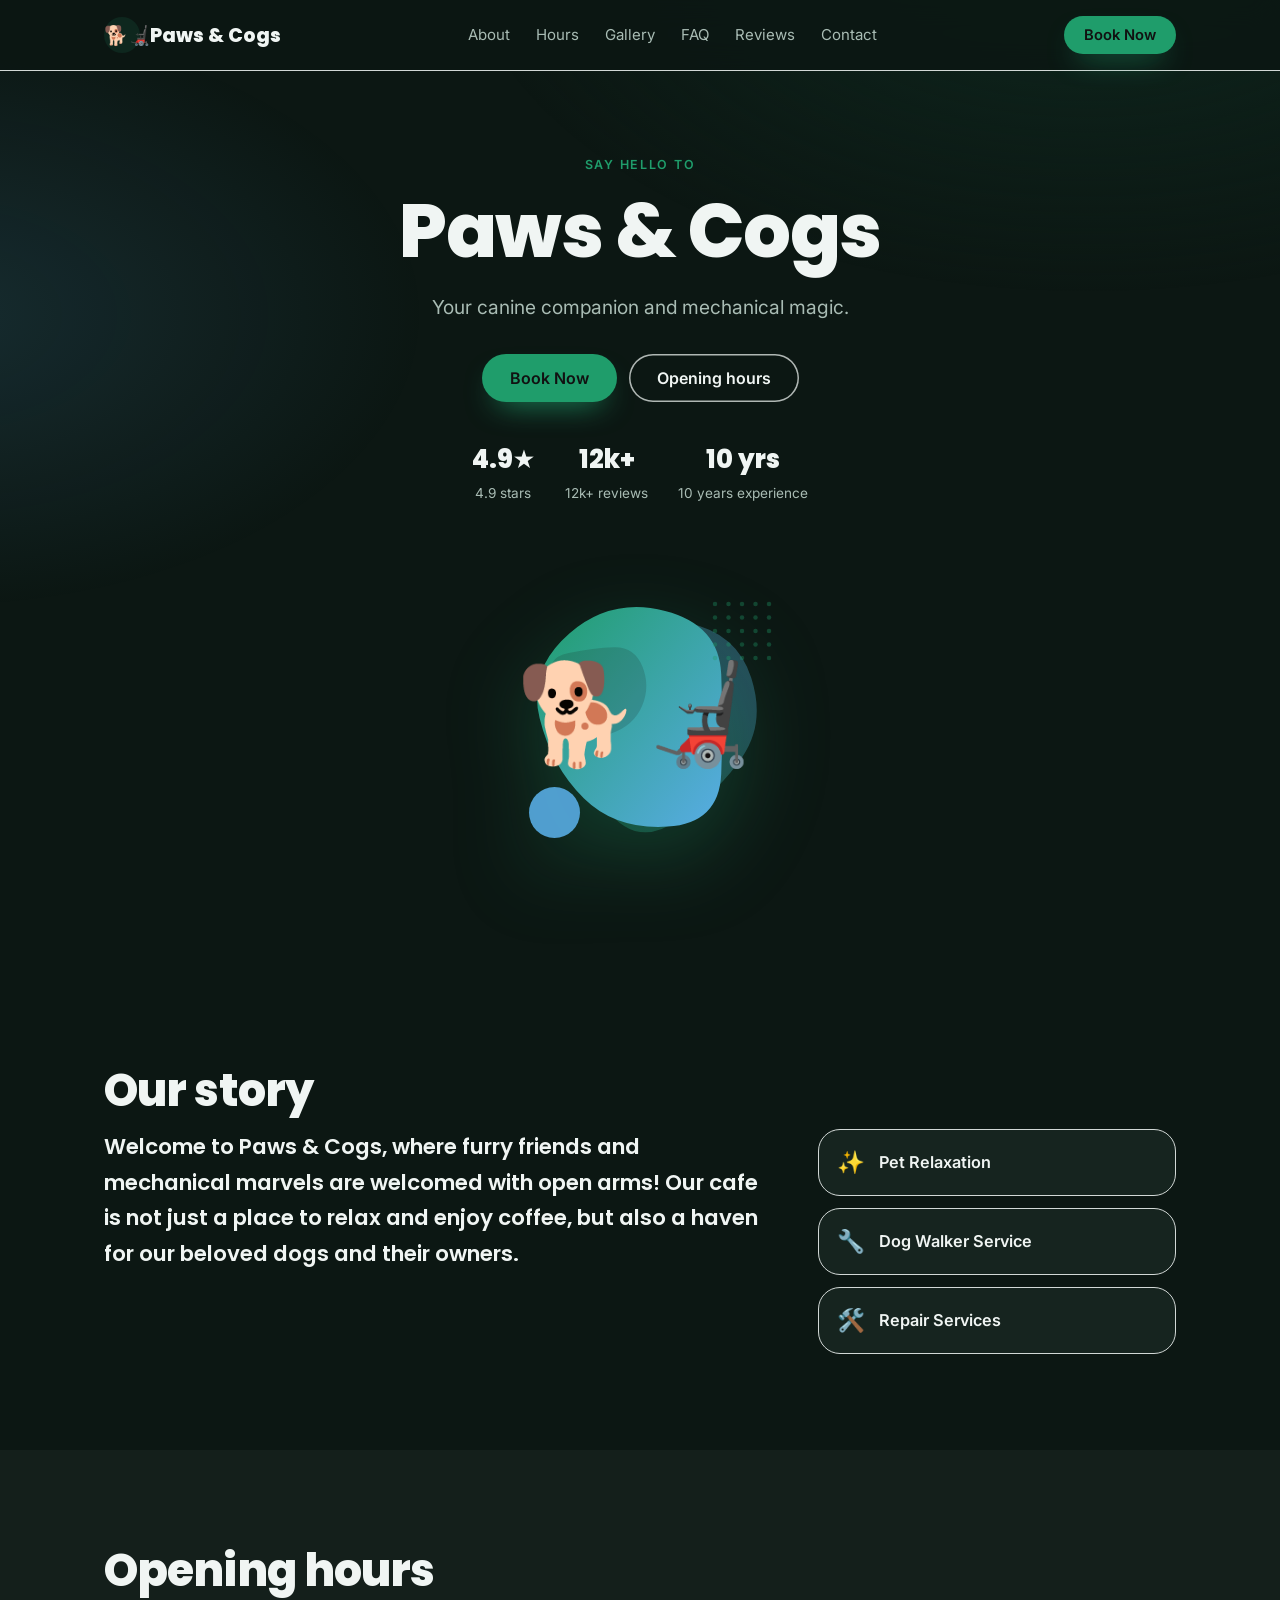
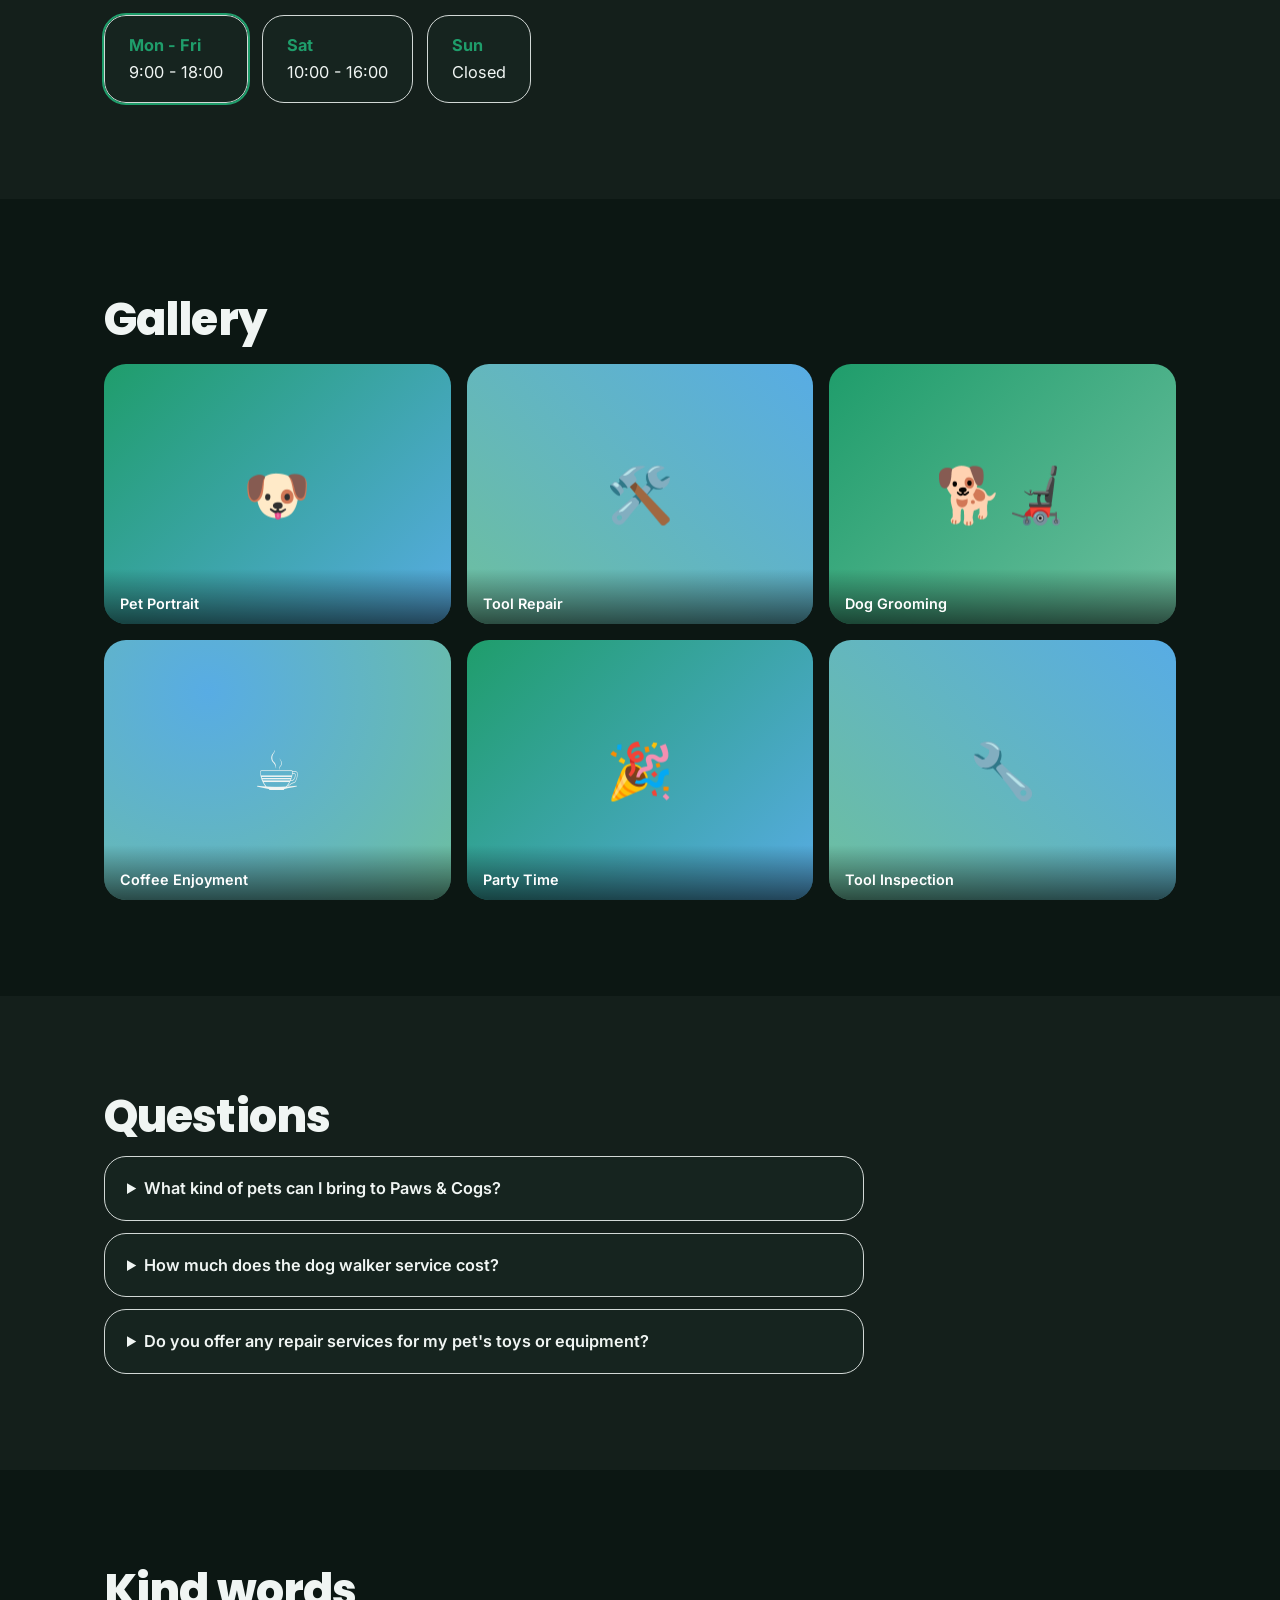
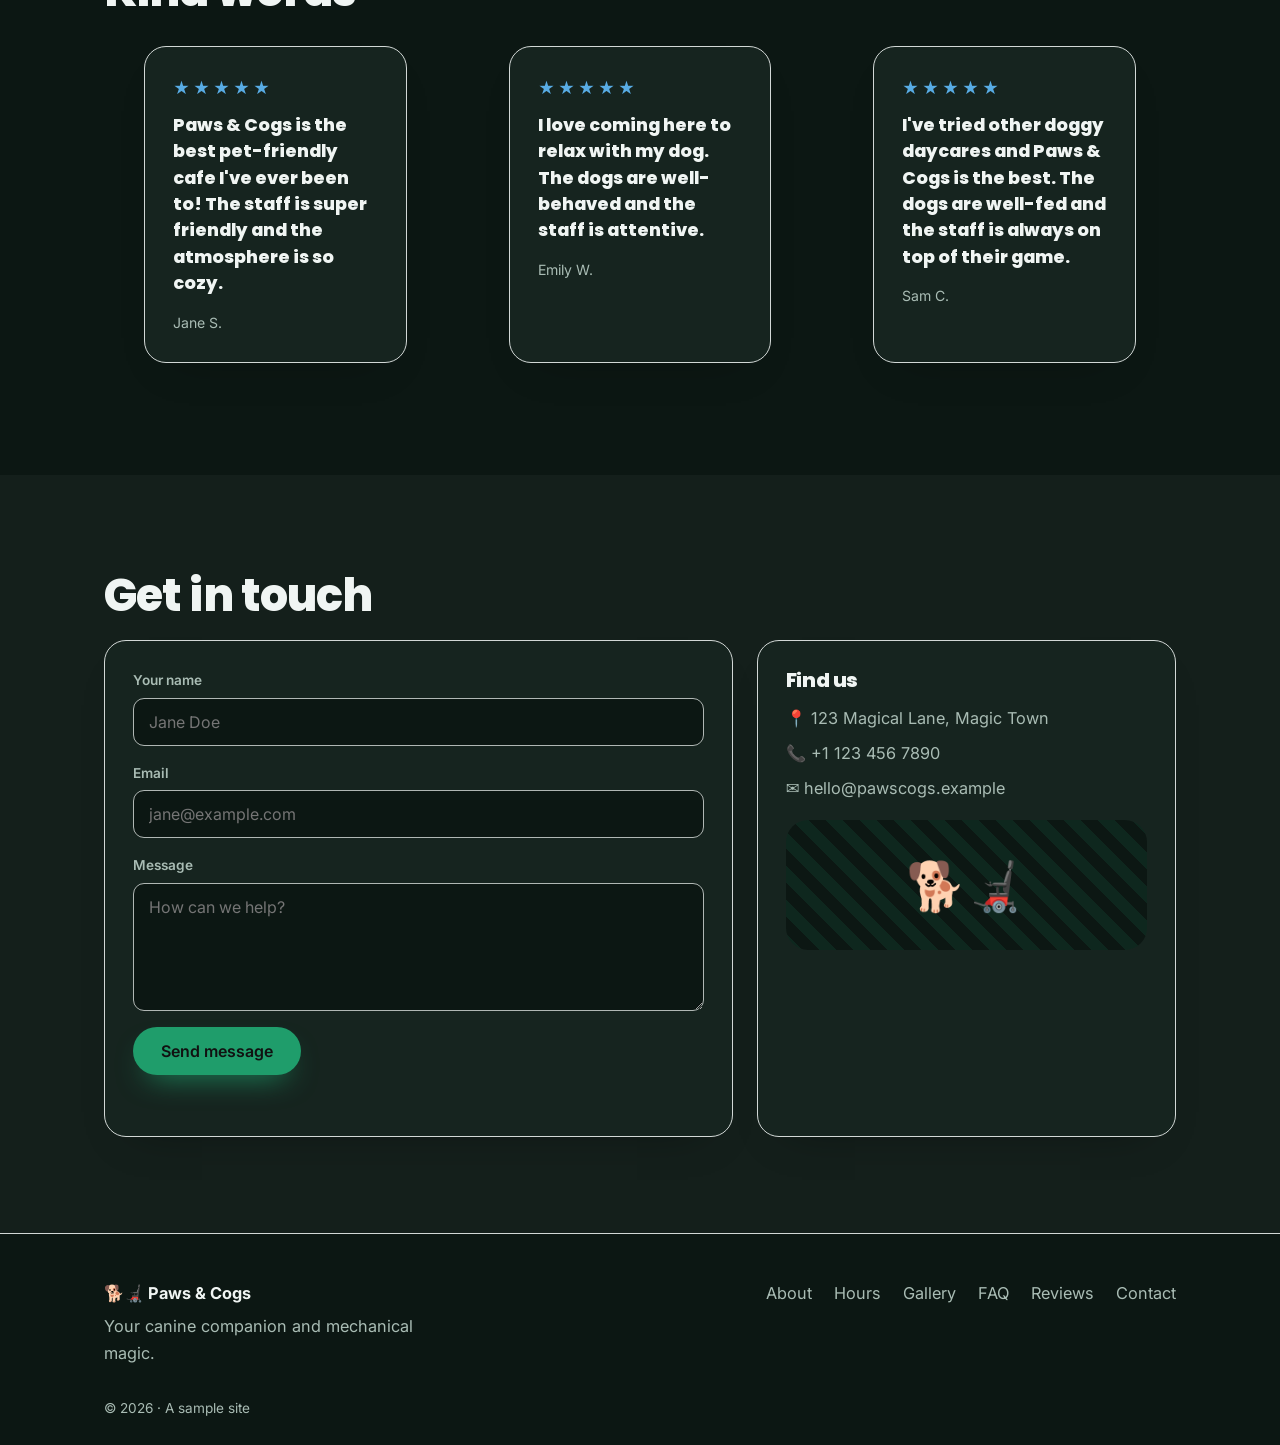
<file: pipeline_runs/webdemo_b72df745/frontend/index.html>
<!doctype html><html lang="en"><head><meta charset="utf-8"><meta name="viewport" content="width=device-width,initial-scale=1"><title>Paws &amp; Cogs</title><link rel="icon" href="data:image/svg+xml,%3Csvg%20xmlns%3D%27http%3A//www.w3.org/2000/svg%27%20viewBox%3D%270%200%20100%20100%27%3E%3Ctext%20y%3D%27.9em%27%20font-size%3D%2790%27%3E%F0%9F%90%95%E2%80%8D%F0%9F%A6%BC%3C/text%3E%3C/svg%3E"><link rel="stylesheet" href="https://fonts.googleapis.com/css2?family=Inter:wght@400;600&family=Poppins:wght@600;800&display=swap"><style>:root{--bg:#0c1713;--surface:#16241f;--ink:#f0f5f3;--muted:#a9bcb4;--accent:#1f9d6b;--accent2:#58ace4;--at:#1f9d6b;--on:#111111;--accent-d:#6dbf9f;--soft:#0e271e;--line:#d2d8d6;--line2:#b0b7b4;--r:22px;--rb:999px;--hfont:"Poppins",system-ui,sans-serif;--hw:800}
*{box-sizing:border-box}html{scroll-behavior:smooth}
body{margin:0;background:var(--bg);color:var(--ink);font:400 1.02rem/1.65 Inter,system-ui,"Segoe UI",sans-serif;-webkit-font-smoothing:antialiased;overflow-x:hidden;overflow-wrap:anywhere}
.hero-in>*,.contact-grid>*,.about>*,.grid3>*,.nav-in>*,.foot-in>*{min-width:0}
body:before{content:"";position:fixed;inset:0;z-index:-1;background:radial-gradient(900px 520px at 85% -8%,var(--soft),transparent 70%),radial-gradient(700px 420px at -5% 35%,color-mix(in srgb,var(--accent2) 14%,transparent),transparent 70%)}
h1,h2,h3{font-family:var(--hfont);font-weight:var(--hw);line-height:1.1;margin:0;letter-spacing:-.02em}
a{color:inherit;text-decoration:none}svg{max-width:100%}.wrap{max-width:1120px;margin:0 auto;padding:0 24px}
.btn{display:inline-flex;align-items:center;gap:8px;border:0;cursor:pointer;background:var(--accent);color:var(--on);font:600 1rem Inter,system-ui,sans-serif;padding:14px 28px;border-radius:var(--rb);box-shadow:0 14px 30px -14px var(--accent);transition:transform .2s,box-shadow .2s}
.btn:hover{transform:translateY(-2px);box-shadow:0 20px 34px -14px var(--accent)}.btn:disabled{opacity:.6;cursor:wait}
.btn.ghost{background:transparent;color:var(--ink);box-shadow:inset 0 0 0 1.5px var(--line2)}.btn.sm{padding:10px 20px;font-size:.92rem}
.nav{position:sticky;top:0;z-index:20;backdrop-filter:blur(14px);background:color-mix(in srgb,var(--bg) 82%,transparent);border-bottom:1px solid var(--line)}
.nav-in{display:flex;align-items:center;justify-content:space-between;gap:20px;height:70px}
.logo{display:flex;align-items:center;gap:10px;font:var(--hw) 1.2rem var(--hfont)}.logo{min-width:0}.ln{overflow:hidden;text-overflow:ellipsis;white-space:nowrap;min-width:0}.btn.sm{flex-shrink:0;white-space:nowrap}.logo i{font-style:normal;width:36px;height:36px;border-radius:50%;display:grid;place-items:center;background:var(--soft)}
.nav nav{display:flex;gap:26px;font-size:.94rem;color:var(--muted)}.nav nav a:hover{color:var(--at)}
[data-nav=pill] .nav{background:none;border:0;backdrop-filter:none;top:12px}
[data-nav=pill] .nav-in{background:color-mix(in srgb,var(--surface) 88%,transparent);backdrop-filter:blur(14px);border:1px solid var(--line);border-radius:999px;padding:0 12px 0 20px;height:62px;box-shadow:0 14px 40px -24px rgba(0,0,0,.45)}
.hero{padding:84px 0 96px}.hero-in{display:grid;grid-template-columns:1.1fr .9fr;gap:48px;align-items:center}
.eyebrow{color:var(--at);font-weight:600;letter-spacing:.14em;text-transform:uppercase;font-size:.78rem;margin:0 0 14px}
.hero h1{font-size:clamp(2.6rem,6.4vw,4.7rem)}.lead{font-size:1.2rem;color:var(--muted);max-width:36ch;margin:20px 0 30px}
.cta{display:flex;gap:12px;flex-wrap:wrap}.hero-art svg{width:100%;height:auto;display:block;filter:drop-shadow(0 30px 40px color-mix(in srgb,var(--accent) 28%,transparent))}
.stats{display:flex;gap:30px;list-style:none;padding:0;margin:38px 0 0;flex-wrap:wrap}.stats b{display:block;font:var(--hw) 1.6rem var(--hfont)}.stats span{font-size:.85rem;color:var(--muted)}
[data-hero=center] .hero-in{grid-template-columns:1fr;text-align:center}[data-hero=center] .lead{margin-inline:auto}
[data-hero=center] .cta,[data-hero=center] .stats{justify-content:center}[data-hero=center] .hero-art{max-width:400px;margin:20px auto 0}
[data-hero=bold] .hero{background:linear-gradient(135deg,var(--accent),var(--accent-d));color:var(--on);border-radius:0 0 var(--r) var(--r)}
[data-hero=bold] .eyebrow,[data-hero=bold] .lead,[data-hero=bold] .stats span{color:var(--on);opacity:.88}
[data-hero=bold] .hero .btn{background:var(--on);color:var(--accent);box-shadow:none}[data-hero=bold] .hero .btn.ghost{background:transparent;color:var(--on);box-shadow:inset 0 0 0 1.5px var(--on)}
[data-hero=spot] .hero-in{grid-template-columns:1.5fr .5fr}[data-hero=spot] h1{font-size:clamp(3rem,9.4vw,6.6rem)}[data-hero=spot] .lead{max-width:44ch}
.hero h1.lg,[data-hero=spot] h1.lg{font-size:clamp(2.1rem,5.2vw,3.8rem)}.hero h1.xl,[data-hero=spot] h1.xl{font-size:clamp(1.7rem,4.2vw,3rem)}
.sec{padding:96px 0}.sec.alt{background:color-mix(in srgb,var(--ink) 3.5%,var(--bg))}
.sec h2{font-size:clamp(1.9rem,4.2vw,2.8rem);margin-bottom:14px}.sub{color:var(--muted);max-width:58ch;margin:0 0 40px}
.card{background:var(--surface);border:1px solid var(--line);border-radius:var(--r);padding:28px;box-shadow:0 20px 44px -30px rgba(0,0,0,.4);transition:transform .25s}.card:hover{transform:translateY(-4px)}
.grid3{display:grid;grid-template-columns:repeat(auto-fit,minmax(240px,1fr));gap:22px;margin:0}
.ico{width:56px;height:56px;border-radius:16px;display:grid;place-items:center;font-size:1.7rem;background:var(--soft);margin-bottom:16px}
.card h3,.it h3{font-size:1.25rem;margin-bottom:8px}.card p,.it p{margin:0;color:var(--muted)}
.rows{list-style:none;margin:0;padding:0}.rows li{display:grid;grid-template-columns:70px 1fr 1.4fr;gap:20px;align-items:center;padding:26px 0;border-top:1px solid var(--line2)}
.rows li:last-child{border-bottom:1px solid var(--line2)}.rows .n{font:var(--hw) 1.6rem var(--hfont);color:var(--at)}.rows h3{font-size:1.4rem}.rows p{margin:0;color:var(--muted)}
.icons{display:grid;grid-template-columns:repeat(auto-fit,minmax(200px,1fr));gap:34px}.it{text-align:center}.it .ico{margin:0 auto 14px;width:76px;height:76px;font-size:2rem;border-radius:50%}
.about{display:grid;grid-template-columns:1.3fr .7fr;gap:48px;align-items:start}.big{font:var(--hw) clamp(1.3rem,2.6vw,1.9rem)/1.4 var(--hfont);margin:0}
.big.long{font-size:clamp(1.05rem,2vw,1.35rem);line-height:1.65;font-weight:600}
.vals{list-style:none;margin:0;padding:0;display:grid;gap:12px}.vals li{display:flex;align-items:center;gap:14px;background:var(--surface);border:1px solid var(--line);border-radius:var(--r);padding:14px 18px;font-weight:600}.vals span{font-size:1.4rem}
.hours-card{max-width:560px;padding:8px 26px;margin-top:20px}.hrow{display:flex;justify-content:space-between;padding:18px 0;border-bottom:1px dashed var(--line2)}.hrow:last-child{border:0}
.hrow.today span{color:var(--at);font-weight:600}.hrow.today span:after{content:"Today";margin-left:10px;font-size:.7rem;background:var(--accent);color:var(--on);border-radius:99px;padding:2px 9px;vertical-align:middle}
.chips{display:flex;flex-wrap:wrap;gap:14px;margin-top:20px}.chip{background:var(--surface);border:1px solid var(--line);border-radius:var(--r);padding:16px 24px}.chip b{display:block;color:var(--at)}.chip.today{outline:2px solid var(--accent)}
.gallery{display:grid;grid-template-columns:repeat(3,1fr);gap:16px;margin-top:20px}
.tile{margin:0;aspect-ratio:4/3;border-radius:var(--r);display:grid;place-items:center;position:relative;overflow:hidden;font-size:3.4rem;transition:transform .3s}.tile:hover{transform:scale(1.03) rotate(-.4deg)}
.t0{background:linear-gradient(135deg,var(--accent),var(--accent2))}.t1{background:linear-gradient(225deg,var(--accent2),var(--accent-d))}.t2{background:linear-gradient(315deg,var(--accent-d),var(--accent))}.t3{background:radial-gradient(circle at 30% 20%,var(--accent2),var(--accent-d))}
.tile figcaption{position:absolute;left:0;right:0;bottom:0;padding:26px 16px 12px;font:600 .9rem Inter,sans-serif;color:#fff;background:linear-gradient(transparent,rgba(0,0,0,.6))}
[data-gal=mosaic] .gallery{grid-template-columns:repeat(4,1fr);grid-auto-rows:150px}[data-gal=mosaic] .tile{aspect-ratio:auto}
[data-gal=mosaic] .tile:nth-child(1){grid-column:span 2;grid-row:span 2;font-size:5rem}[data-gal=mosaic] .tile:nth-child(4){grid-column:span 2}
.stars{color:var(--accent2);letter-spacing:3px;margin-bottom:10px}.q{font:var(--hw) 1.1rem/1.5 var(--hfont);margin:0}.who{margin-top:14px;font-size:.88rem;color:var(--muted)}
.faq{display:grid;gap:12px;max-width:760px}details{background:var(--surface);border:1px solid var(--line);border-radius:var(--r);padding:18px 22px}summary{cursor:pointer;font-weight:600}details p{margin:10px 0 0;color:var(--muted)}
.contact-grid{display:grid;grid-template-columns:1.2fr .8fr;gap:24px;margin-top:20px}.form{display:grid;gap:16px}
.form label{display:grid;gap:6px;font-size:.85rem;font-weight:600;color:var(--muted)}
.form input,.form textarea{font:400 1rem Inter,system-ui,sans-serif;padding:13px 15px;border-radius:calc(var(--r) / 2);border:1.5px solid var(--line2);background:var(--bg);color:var(--ink)}
.form input:focus,.form textarea:focus{outline:none;border-color:var(--accent);box-shadow:0 0 0 4px color-mix(in srgb,var(--accent) 22%,transparent)}.form .btn{justify-self:start}
.note{margin:0;padding:0;min-height:1.2em;font-size:.92rem;color:var(--muted)}.note.ok{color:#127a47;font-weight:600}.note.error{color:#b3261e;font-weight:600}
.info h3{margin-bottom:14px}.info p{margin:8px 0;color:var(--muted)}.map{margin-top:18px;height:130px;border-radius:var(--r);display:grid;place-items:center;font-size:3rem;background:repeating-linear-gradient(45deg,var(--soft),var(--soft) 12px,var(--bg) 12px,var(--bg) 24px)}
.footer{border-top:1px solid var(--line);padding:46px 0 26px;color:var(--muted)}.foot-in{display:flex;justify-content:space-between;gap:30px;flex-wrap:wrap}.foot-in b{color:var(--ink)}.foot-in p{margin:6px 0 0;max-width:34ch}
.foot-in nav{display:flex;gap:22px;align-items:flex-start;flex-wrap:wrap}.copy{margin-top:30px;font-size:.85rem}
[data-style=sharp]{--r:4px}[data-style=outline] .card,[data-style=outline] details,[data-style=outline] .chip,[data-style=outline] .vals li{box-shadow:none;border:2px solid var(--ink)}
.rv{opacity:0;transform:translateY(18px);transition:opacity .7s cubic-bezier(.2,.7,.2,1),transform .7s cubic-bezier(.2,.7,.2,1)}.rv.in{opacity:1;transform:none}
@media(prefers-reduced-motion:reduce){.rv{opacity:1;transform:none;transition:none}html{scroll-behavior:auto}}
@media(max-width:820px){.nav nav{display:none}.hero{padding:56px 0 64px}.hero-in,.about,.contact-grid,[data-hero=spot] .hero-in{grid-template-columns:1fr}.hero-art{max-width:300px;margin:0 auto}
.rows li{grid-template-columns:50px 1fr}.rows p{grid-column:2}.gallery,[data-gal=mosaic] .gallery{grid-template-columns:repeat(2,1fr)}[data-gal=mosaic] .tile:nth-child(n){grid-column:auto;grid-row:auto}.sec{padding:64px 0}}
</style><noscript><style>.rv{opacity:1!important;transform:none!important}</style></noscript></head><body data-hero="center" data-nav="bar" data-style="soft" data-gal="grid"><header class="nav"><div class="wrap"><div class="nav-in"><a class="logo" href="#top"><i>🐕‍🦼</i><span class="ln">Paws &amp; Cogs</span></a><nav aria-label="Main"><a href="#about">About</a><a href="#hours">Hours</a><a href="#gallery">Gallery</a><a href="#faq">FAQ</a><a href="#reviews">Reviews</a><a href="#contact">Contact</a></nav><a class="btn sm" href="#contact">Book Now</a></div></div></header><main><section class="hero" id="top"><div class="wrap hero-in"><div class="rv"><p class="eyebrow">Say hello to</p><h1>Paws &amp; Cogs</h1><p class="lead">Your canine companion and mechanical magic.</p><div class="cta"><a class="btn" href="#contact">Book Now</a><a class="btn ghost" href="#hours">Opening hours</a></div><ul class="stats"><li><b>4.9★</b><span>4.9 stars</span></li><li><b>12k+</b><span>12k+ reviews</span></li><li><b>10 yrs</b><span>10 years experience</span></li></ul></div><div class="hero-art rv"><svg viewBox="0 0 400 400" role="img" aria-label="Paws &amp; Cogs"><defs><linearGradient id="ga" x1="0" y1="0" x2="1" y2="1"><stop offset="0" stop-color="#1f9d6b"/><stop offset="1" stop-color="#58ace4"/></linearGradient><linearGradient id="gb" x1="1" y1="0" x2="0" y2="1"><stop offset="0" stop-color="#58ace4"/><stop offset="1" stop-color="#1f9d6b"/></linearGradient></defs><path d="M298.9,243.5 Q269.4,287.0 216.1,325.0 Q162.8,363.0 123.3,309.5 Q83.7,256.0 88.8,202.4 Q93.9,148.9 131.0,104.7 Q168.1,60.4 229.8,72.9 Q291.4,85.4 309.9,142.7 Q328.3,200.0 298.9,243.5Z" fill="url(#gb)" opacity=".35" transform="translate(26 -10) scale(1.04)"/><path d="M308.3,266.2 Q305.6,332.4 236.7,336.8 Q167.8,341.1 125.0,298.9 Q82.1,256.8 66.2,192.3 Q50.2,127.9 105.8,79.4 Q161.4,30.8 233.5,49.2 Q305.6,67.6 308.3,133.8 Q311.0,200.0 308.3,266.2Z" fill="url(#ga)"/><path d="M202.7,176.1 Q191.6,202.1 162.5,212.3 Q133.5,222.5 116.0,198.6 Q98.6,174.7 85.0,143.4 Q71.3,112.1 104.8,105.3 Q138.3,98.6 165.3,97.7 Q192.4,96.8 203.2,123.4 Q213.9,150.0 202.7,176.1Z" fill="#16241f" opacity=".18"/><circle cx="300" cy="40" r="3" fill="#1f9d6b" opacity=".35"/><circle cx="318" cy="40" r="3" fill="#1f9d6b" opacity=".35"/><circle cx="336" cy="40" r="3" fill="#1f9d6b" opacity=".35"/><circle cx="354" cy="40" r="3" fill="#1f9d6b" opacity=".35"/><circle cx="372" cy="40" r="3" fill="#1f9d6b" opacity=".35"/><circle cx="300" cy="58" r="3" fill="#1f9d6b" opacity=".35"/><circle cx="318" cy="58" r="3" fill="#1f9d6b" opacity=".35"/><circle cx="336" cy="58" r="3" fill="#1f9d6b" opacity=".35"/><circle cx="354" cy="58" r="3" fill="#1f9d6b" opacity=".35"/><circle cx="372" cy="58" r="3" fill="#1f9d6b" opacity=".35"/><circle cx="300" cy="76" r="3" fill="#1f9d6b" opacity=".35"/><circle cx="318" cy="76" r="3" fill="#1f9d6b" opacity=".35"/><circle cx="336" cy="76" r="3" fill="#1f9d6b" opacity=".35"/><circle cx="354" cy="76" r="3" fill="#1f9d6b" opacity=".35"/><circle cx="372" cy="76" r="3" fill="#1f9d6b" opacity=".35"/><circle cx="300" cy="94" r="3" fill="#1f9d6b" opacity=".35"/><circle cx="318" cy="94" r="3" fill="#1f9d6b" opacity=".35"/><circle cx="336" cy="94" r="3" fill="#1f9d6b" opacity=".35"/><circle cx="354" cy="94" r="3" fill="#1f9d6b" opacity=".35"/><circle cx="372" cy="94" r="3" fill="#1f9d6b" opacity=".35"/><circle cx="300" cy="112" r="3" fill="#1f9d6b" opacity=".35"/><circle cx="318" cy="112" r="3" fill="#1f9d6b" opacity=".35"/><circle cx="336" cy="112" r="3" fill="#1f9d6b" opacity=".35"/><circle cx="354" cy="112" r="3" fill="#1f9d6b" opacity=".35"/><circle cx="372" cy="112" r="3" fill="#1f9d6b" opacity=".35"/><circle cx="86" cy="318" r="34" fill="#58ace4" opacity=".9"/><text x="200" y="232" font-size="132" text-anchor="middle">🐕‍🦼</text></svg></div></div></section><section class="sec" id="about"><div class="wrap"><h2 class="rv">Our story</h2><div class="about"><p class="big long rv">Welcome to Paws &amp; Cogs, where furry friends and mechanical marvels are welcomed with open arms! Our cafe is not just a place to relax and enjoy coffee, but also a haven for our beloved dogs and their owners.</p><ul class="vals rv"><li><span>✨</span>Pet Relaxation</li><li><span>🔧</span>Dog Walker Service</li><li><span>🛠️</span>Repair Services</li></ul></div></div></section><section class="sec alt" id="hours"><div class="wrap"><h2 class="rv">Opening hours</h2><div class="chips"><div class="chip rv" data-hrow="0"><b>Mon - Fri</b>9:00 - 18:00</div><div class="chip rv" data-hrow="1"><b>Sat</b>10:00 - 16:00</div><div class="chip rv" data-hrow="2"><b>Sun</b>Closed</div></div></div></section><section class="sec" id="gallery"><div class="wrap"><h2 class="rv">Gallery</h2><div class="gallery"><figure class="tile t0 rv"><span>🐶</span><figcaption>Pet Portrait</figcaption></figure><figure class="tile t1 rv"><span>🛠️</span><figcaption>Tool Repair</figcaption></figure><figure class="tile t2 rv"><span>🐕‍🦼</span><figcaption>Dog Grooming</figcaption></figure><figure class="tile t3 rv"><span>☕️</span><figcaption>Coffee Enjoyment</figcaption></figure><figure class="tile t0 rv"><span>🎉</span><figcaption>Party Time</figcaption></figure><figure class="tile t1 rv"><span>🔧</span><figcaption>Tool Inspection</figcaption></figure></div></div></section><section class="sec alt" id="faq"><div class="wrap"><h2 class="rv">Questions</h2><div class="faq"><details class="rv"><summary>What kind of pets can I bring to Paws &amp; Cogs?</summary><p>Paws &amp; Cogs accepts all types of pets, including dogs, cats, birds, and small animals.</p></details><details class="rv"><summary>How much does the dog walker service cost?</summary><p>The cost of the dog walker service varies depending on the length of the walk and the number of dogs.</p></details><details class="rv"><summary>Do you offer any repair services for my pet&#x27;s toys or equipment?</summary><p>Yes, we offer a range of repair services for your pet&#x27;s toys and equipment, including cleaning, fixing, and customizing.</p></details></div></div></section><section class="sec" id="reviews"><div class="wrap"><h2 class="rv">Kind words</h2><div class="grid3"><figure class="card rv"><div class="stars" aria-label="5 stars">★★★★★</div><blockquote class="q">Paws &amp; Cogs is the best pet-friendly cafe I&#x27;ve ever been to! The staff is super friendly and the atmosphere is so cozy.</blockquote><figcaption class="who">Jane S.</figcaption></figure><figure class="card rv"><div class="stars" aria-label="5 stars">★★★★★</div><blockquote class="q">I love coming here to relax with my dog. The dogs are well-behaved and the staff is attentive.</blockquote><figcaption class="who">Emily W.</figcaption></figure><figure class="card rv"><div class="stars" aria-label="5 stars">★★★★★</div><blockquote class="q">I&#x27;ve tried other doggy daycares and Paws &amp; Cogs is the best. The dogs are well-fed and the staff is always on top of their game.</blockquote><figcaption class="who">Sam C.</figcaption></figure></div></div></section><section class="sec alt" id="contact"><div class="wrap"><h2 class="rv">Get in touch</h2><div class="contact-grid"><form class="card form rv" id="cform"><label>Your name<input name="name" required placeholder="Jane Doe" autocomplete="name"></label><label>Email<input name="email" type="email" required placeholder="jane@example.com" autocomplete="email"></label><label>Message<textarea name="message" rows="5" required placeholder="How can we help?"></textarea></label><button class="btn" type="submit">Send message</button><p class="note" id="cnote" role="status"></p></form><div class="card info rv"><h3>Find us</h3><p>📍 123 Magical Lane, Magic Town</p><p>📞 +1 123 456 7890</p><p>✉️ hello@pawscogs.example</p><div class="map" aria-hidden="true">🐕‍🦼</div></div></div></div></section></main><footer class="footer"><div class="wrap foot-in"><div><b>🐕‍🦼 Paws &amp; Cogs</b><p>Your canine companion and mechanical magic.</p></div><nav><a href="#about">About</a><a href="#hours">Hours</a><a href="#gallery">Gallery</a><a href="#faq">FAQ</a><a href="#reviews">Reviews</a><a href="#contact">Contact</a></nav></div><div class="wrap copy">© 2026 · A sample site</div></footer><script>var CONTACT={"url": "http://127.0.0.1:9100/services/1/contact", "messageKey": "message", "extra": {"service_id": "1"}};(function(){
var rv=document.querySelectorAll('.rv');
if('IntersectionObserver' in window){var io=new IntersectionObserver(function(es){es.forEach(function(x){if(x.isIntersecting){x.target.classList.add('in');io.unobserve(x.target)}})},{threshold:.12});rv.forEach(function(n){io.observe(n)})}else{rv.forEach(function(n){n.classList.add('in')})}
var d=(new Date().getDay()+6)%7,i=d<5?0:d===5?1:2,t=document.querySelector('[data-hrow="'+i+'"]');if(t)t.classList.add('today');
var f=document.getElementById('cform');
if(f){f.addEventListener('submit',function(ev){ev.preventDefault();var n=document.getElementById('cnote'),b=f.querySelector('button');
if(!CONTACT){n.className='note error';n.textContent='No contact endpoint was generated for this site.';return}
b.disabled=true;n.className='note';n.textContent='Sending...';
var body=Object.assign({},CONTACT.extra);body[CONTACT.messageKey]='From '+f.name.value+' <'+f.email.value+'>: '+f.message.value;
fetch(CONTACT.url,{method:'POST',headers:{'Content-Type':'application/json'},body:JSON.stringify(body)}).then(function(r){
if(!r.ok)return r.json().catch(function(){return{}}).then(function(j){throw new Error(typeof j.detail==='string'?j.detail:'The server could not save your message ('+r.status+').')});
f.reset();n.className='note ok';n.textContent="Thanks! Your message was sent. We'll get back to you soon."}).catch(function(err){
n.className='note error';n.textContent=err.message==='Failed to fetch'?'Cannot reach the server. Is the backend running?':err.message}).then(function(){b.disabled=false})})}
})();</script></body></html>
</file>
